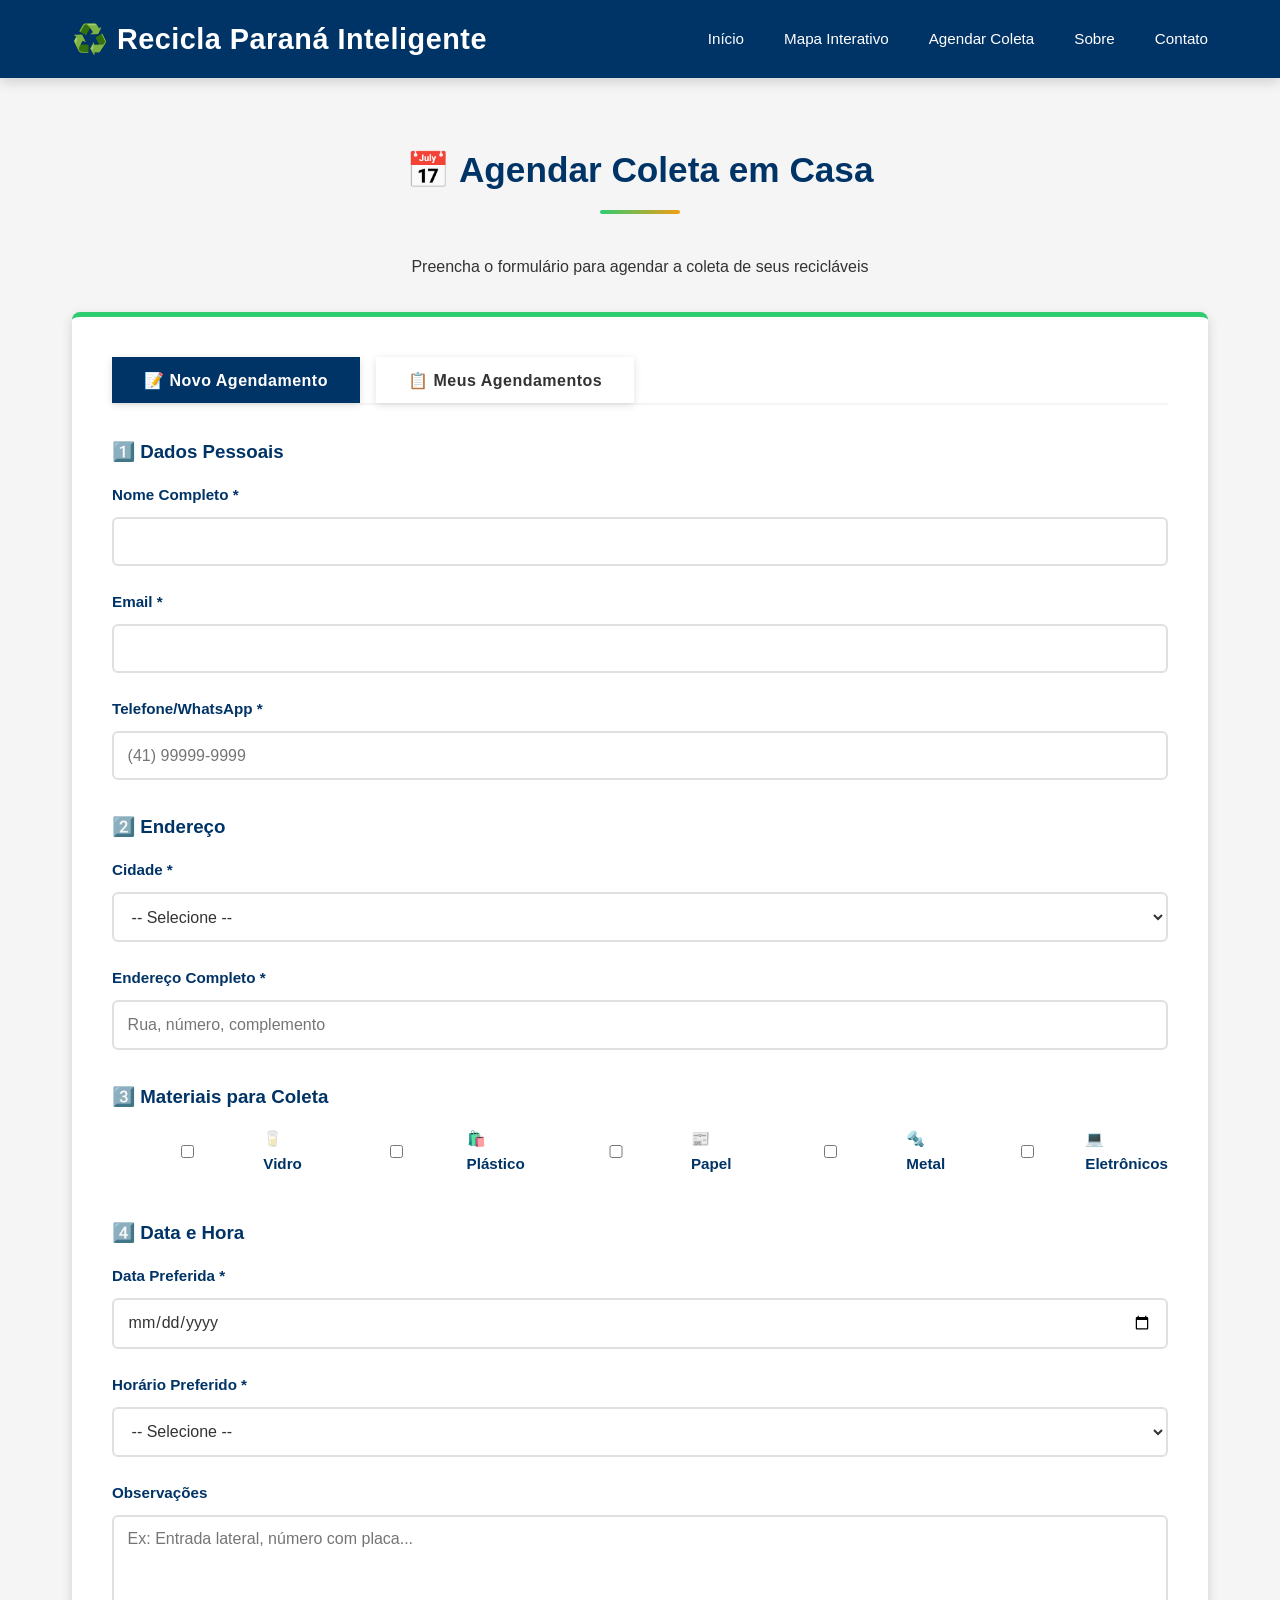
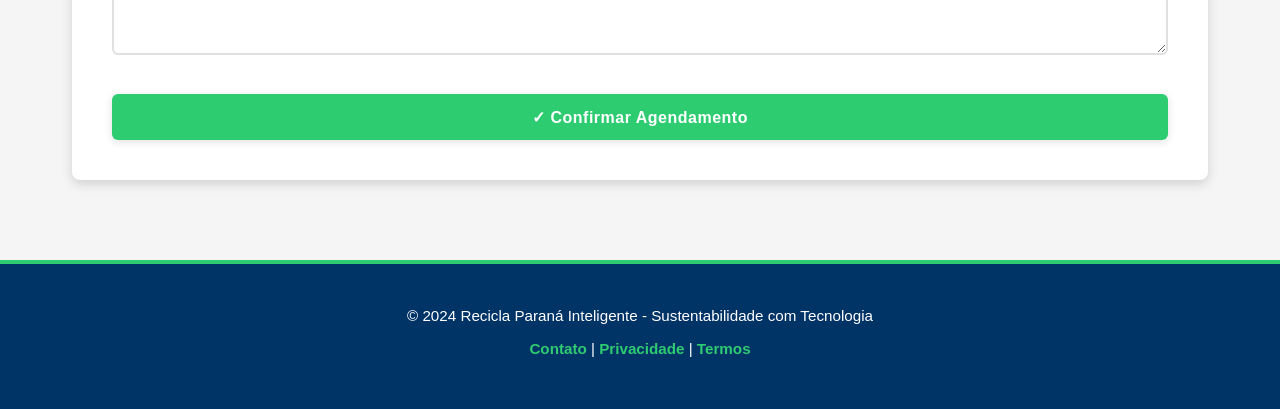
<file: agendamento.html>
<!DOCTYPE html>
<html lang="pt-BR">
<head>
    <meta charset="UTF-8">
    <meta name="viewport" content="width=device-width, initial-scale=1.0">
    <title>📅 Agendar Coleta - Recicla Paraná Inteligente</title>
    <link rel="stylesheet" href="css/style.css">
    <link rel="stylesheet" href="css/responsive.css">
</head>
<body>
    <!-- HEADER -->
    <header>
        <nav>
            <div class="logo">
                ♻️ Recicla Paraná Inteligente
            </div>
            <ul class="nav-links">
                <li><a href="index.html">Início</a></li>
                <li><a href="mapa.html">Mapa Interativo</a></li>
                <li><a href="agendamento.html">Agendar Coleta</a></li>
                <li><a href="sobre.html">Sobre</a></li>
                <li><a href="contato.html">Contato</a></li>
            </ul>
        </nav>
    </header>

    <!-- MAIN CONTENT -->
    <div class="container">
        <h1 class="section-title mt-2">📅 Agendar Coleta em Casa</h1>
        <p style="text-align: center; margin-bottom: 2rem;">Preencha o formulário para agendar a coleta de seus recicláveis</p>

        <div class="agendamento-form">
            <!-- ABAS -->
            <div style="display: flex; gap: 1rem; margin-bottom: 2rem; border-bottom: 2px solid var(--cor-fundo);">
                <button class="btn" id="abaForm" onclick="mudarAba('form')" style="background: var(--cor-primaria); color: white; border-radius: 0;">📝 Novo Agendamento</button>
                <button class="btn" id="abaMeus" onclick="mudarAba('meus')" style="background: transparent; color: var(--cor-texto); border-radius: 0;">📋 Meus Agendamentos</button>
            </div>

            <!-- ABA FORM -->
            <div id="abaPainelForm">
                <form id="formAgendamento" onsubmit="agendar(event)">
                    <!-- Dados Pessoais -->
                    <h3 style="color: var(--cor-primaria); margin-bottom: 1rem;">1️⃣ Dados Pessoais</h3>

                    <div class="form-group">
                        <label for="nome">Nome Completo *</label>
                        <input type="text" id="nome" name="nome" required>
                    </div>

                    <div class="form-group">
                        <label for="email">Email *</label>
                        <input type="email" id="email" name="email" required>
                    </div>

                    <div class="form-group">
                        <label for="telefone">Telefone/WhatsApp *</label>
                        <input type="tel" id="telefone" name="telefone" placeholder="(41) 99999-9999" required>
                    </div>

                    <!-- Endereço -->
                    <h3 style="color: var(--cor-primaria); margin-bottom: 1rem; margin-top: 2rem;">2️⃣ Endereço</h3>

                    <div class="form-group">
                        <label for="cidade">Cidade *</label>
                        <select id="cidade" name="cidade" required>
                            <option value="">-- Selecione --</option>
                            <option value="curitiba">Curitiba</option>
                            <option value="londrina">Londrina</option>
                            <option value="maringa">Maringá</option>
                            <option value="ponta_grossa">Ponta Grossa</option>
                            <option value="cascavel">Cascavel</option>
                            <option value="sao_jose_pinhais">São José dos Pinhais</option>
                        </select>
                    </div>

                    <div class="form-group">
                        <label for="endereco">Endereço Completo *</label>
                        <input type="text" id="endereco" name="endereco" placeholder="Rua, número, complemento" required>
                    </div>

                    <!-- Materiais -->
                    <h3 style="color: var(--cor-primaria); margin-bottom: 1rem; margin-top: 2rem;">3️⃣ Materiais para Coleta</h3>

                    <div style="display: grid; grid-template-columns: repeat(auto-fit, minmax(150px, 1fr)); gap: 1rem;">
                        <label style="display: flex; align-items: center; cursor: pointer;">
                            <input type="checkbox" name="materiais" value="vidro"> 🥛 Vidro
                        </label>
                        <label style="display: flex; align-items: center; cursor: pointer;">
                            <input type="checkbox" name="materiais" value="plastico"> 🛍️ Plástico
                        </label>
                        <label style="display: flex; align-items: center; cursor: pointer;">
                            <input type="checkbox" name="materiais" value="papel"> 📰 Papel
                        </label>
                        <label style="display: flex; align-items: center; cursor: pointer;">
                            <input type="checkbox" name="materiais" value="metal"> 🔩 Metal
                        </label>
                        <label style="display: flex; align-items: center; cursor: pointer;">
                            <input type="checkbox" name="materiais" value="eletronico"> 💻 Eletrônicos
                        </label>
                    </div>

                    <!-- Data e Hora -->
                    <h3 style="color: var(--cor-primaria); margin-bottom: 1rem; margin-top: 2rem;">4️⃣ Data e Hora</h3>

                    <div class="form-group">
                        <label for="data">Data Preferida *</label>
                        <input type="date" id="data" name="data" required>
                    </div>

                    <div class="form-group">
                        <label for="hora">Horário Preferido *</label>
                        <select id="hora" name="hora" required>
                            <option value="">-- Selecione --</option>
                            <option value="08:00">08:00 - 09:00</option>
                            <option value="09:00">09:00 - 10:00</option>
                            <option value="10:00">10:00 - 11:00</option>
                            <option value="11:00">11:00 - 12:00</option>
                            <option value="14:00">14:00 - 15:00</option>
                            <option value="15:00">15:00 - 16:00</option>
                            <option value="16:00">16:00 - 17:00</option>
                            <option value="17:00">17:00 - 18:00</option>
                        </select>
                    </div>

                    <!-- Observações -->
                    <div class="form-group">
                        <label for="observacoes">Observações</label>
                        <textarea id="observacoes" name="observacoes" placeholder="Ex: Entrada lateral, número com placa..."></textarea>
                    </div>

                    <!-- Botão Submit -->
                    <button type="submit" class="btn btn-primary btn-block mt-2">✓ Confirmar Agendamento</button>
                </form>

                <div id="mensagemAgendamento" style="display: none; margin-top: 2rem;"></div>
            </div>

            <!-- ABA MEUS AGENDAMENTOS -->
            <div id="abaPainelMeus" style="display: none;">
                <div id="meusAgendamentos" class="loading">
                    <p>Carregando agendamentos...</p>
                </div>
            </div>
        </div>
    </div>

    <!-- FOOTER -->
    <footer>
        <p>&copy; 2024 Recicla Paraná Inteligente - Sustentabilidade com Tecnologia</p>
        <p><a href="contato.html">Contato</a> | <a href="#">Privacidade</a> | <a href="#">Termos</a></p>
    </footer>

    <script src="js/agendamento.js"></script>
</body>
</html>
</file>
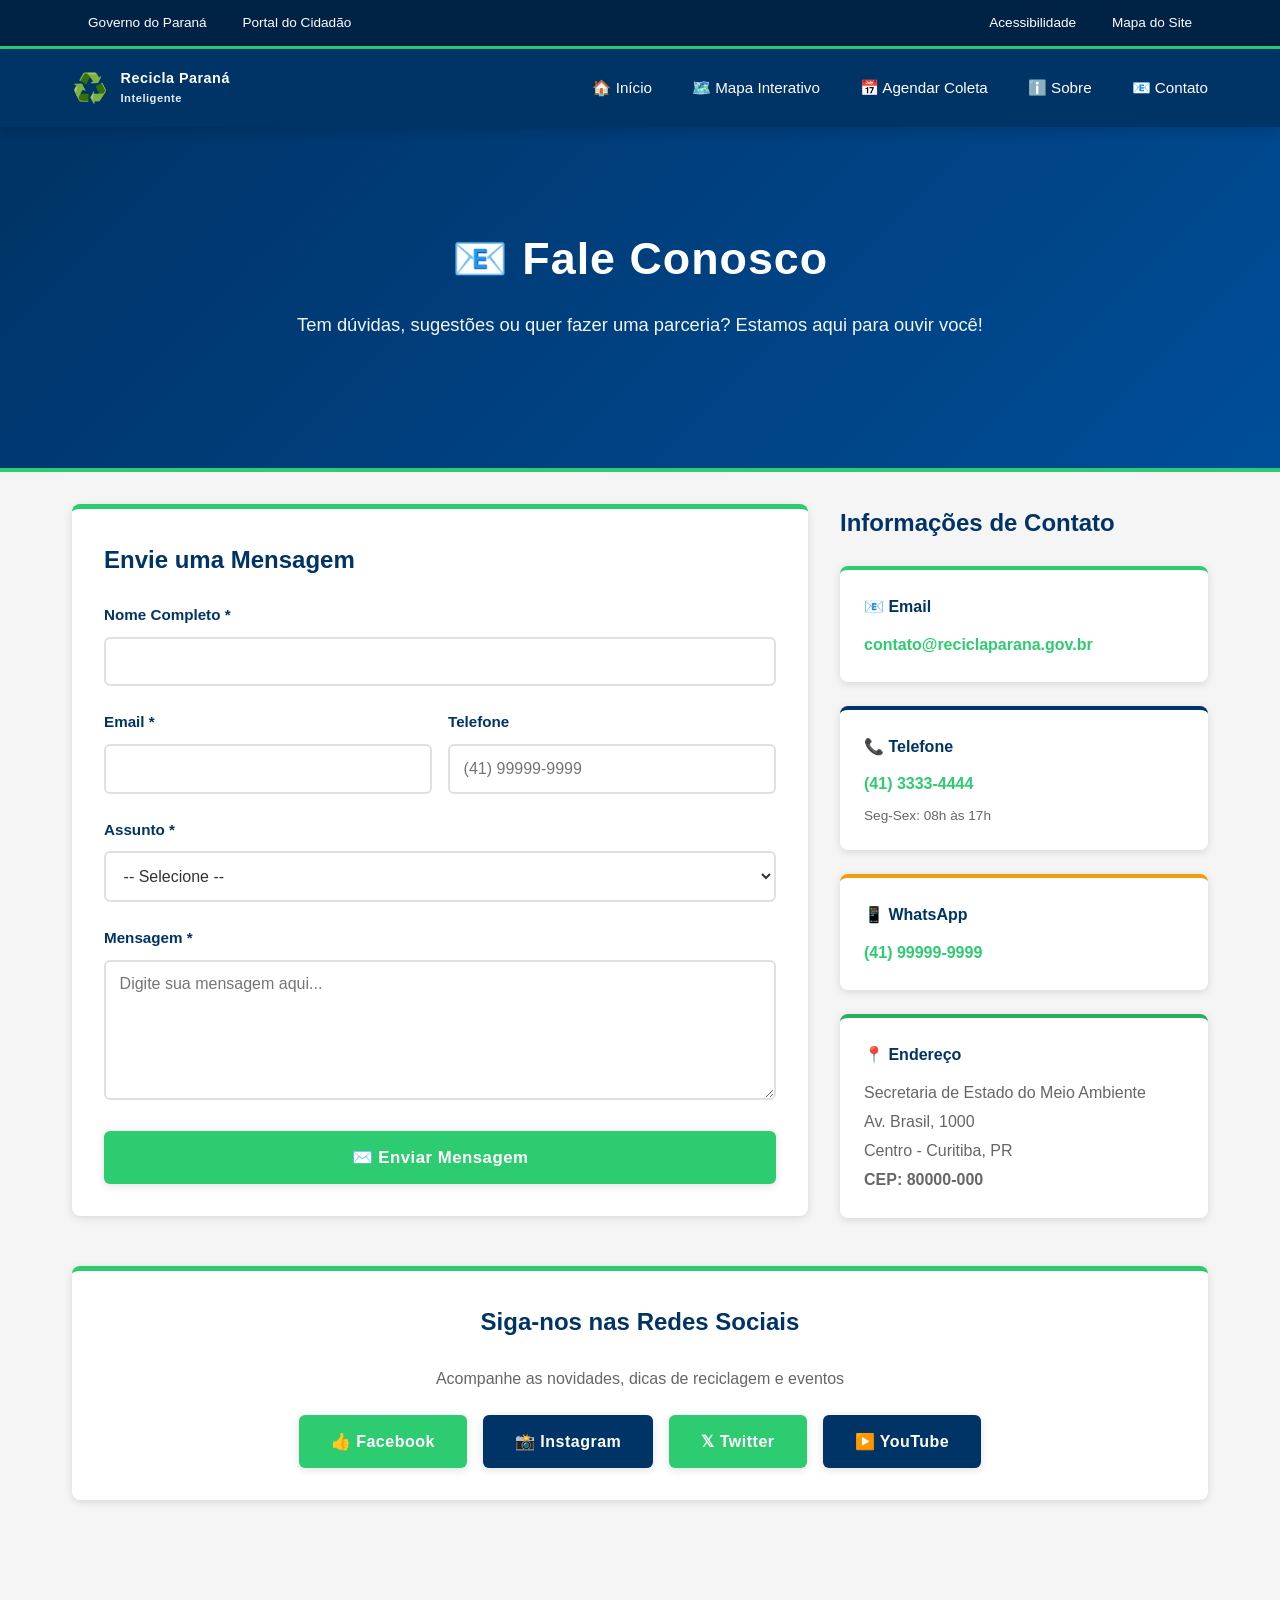
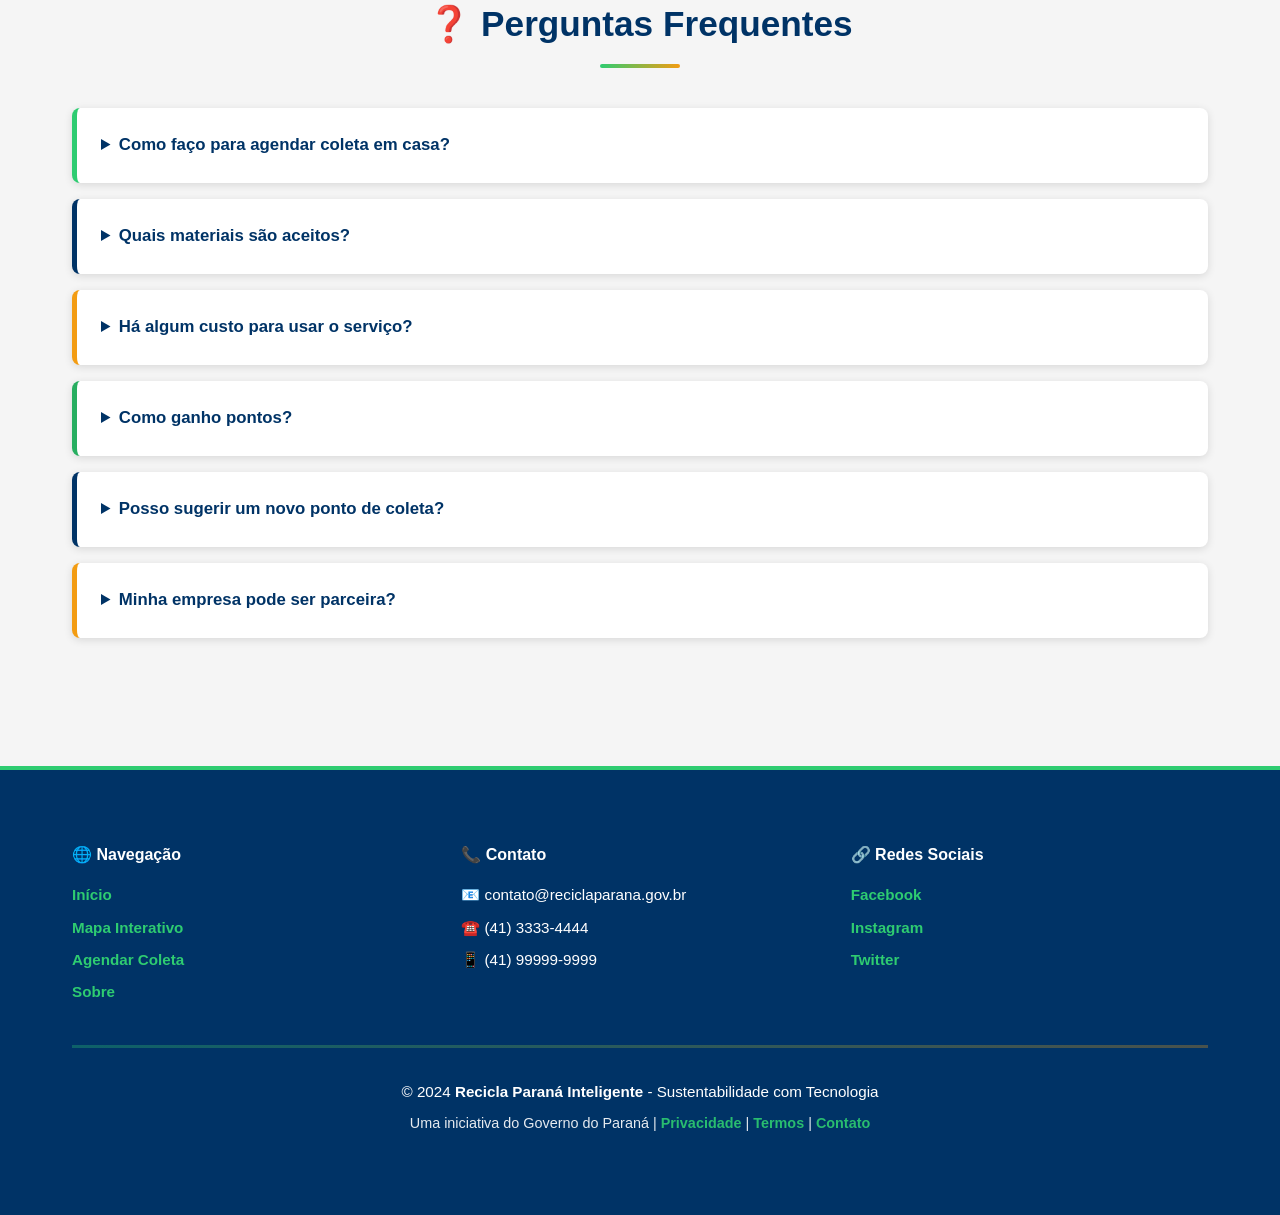
<file: contato.html>
<!DOCTYPE html>
<html lang="pt-BR">
<head>
    <meta charset="UTF-8">
    <meta name="viewport" content="width=device-width, initial-scale=1.0">
    <title>📧 Contato - Recicla Paraná Inteligente</title>
    <link rel="stylesheet" href="css/style.css">
    <link rel="stylesheet" href="css/responsive.css">
</head>
<body>
    <!-- HEADER TOP -->
    <div class="header-top">
        <div class="header-top-content">
            <div>
                <a href="#">Governo do Paraná</a>
                <a href="#">Portal do Cidadão</a>
            </div>
            <div>
                <a href="#">Acessibilidade</a>
                <a href="#">Mapa do Site</a>
            </div>
        </div>
    </div>

    <!-- HEADER -->
    <header>
        <nav>
            <div class="logo">
                ♻️
                <span class="logo-text">
                    <strong>Recicla Paraná</strong>
                    <span style="font-size: 0.7rem; opacity: 0.9;">Inteligente</span>
                </span>
            </div>
            <ul class="nav-links">
                <li><a href="index.html">🏠 Início</a></li>
                <li><a href="mapa.html">🗺️ Mapa Interativo</a></li>
                <li><a href="agendamento.html">📅 Agendar Coleta</a></li>
                <li><a href="sobre.html">ℹ️ Sobre</a></li>
                <li><a href="contato.html">📧 Contato</a></li>
            </ul>
        </nav>
    </header>

    <!-- HERO -->
    <section class="hero">
        <div class="container">
            <h1>📧 Fale Conosco</h1>
            <p>Tem dúvidas, sugestões ou quer fazer uma parceria? Estamos aqui para ouvir você!</p>
        </div>
    </section>

    <!-- MAIN CONTENT -->
    <div class="container">
        <div style="display: grid; grid-template-columns: 2fr 1fr; gap: 2rem; margin-bottom: 3rem;">
            <!-- FORMULÁRIO -->
            <div>
                <div style="background: white; padding: 2rem; border-radius: 8px; box-shadow: var(--sombra); border-top: 5px solid var(--cor-verde);">
                    <h2 style="color: var(--cor-primaria); margin-bottom: 1.5rem;">Envie uma Mensagem</h2>
                    <form id="formContato" onsubmit="enviarMensagem(event)">
                        <div class="form-group">
                            <label for="contato-nome">Nome Completo *</label>
                            <input type="text" id="contato-nome" name="nome" required>
                        </div>

                        <div style="display: grid; grid-template-columns: 1fr 1fr; gap: 1rem;">
                            <div class="form-group">
                                <label for="contato-email">Email *</label>
                                <input type="email" id="contato-email" name="email" required>
                            </div>
                            <div class="form-group">
                                <label for="contato-telefone">Telefone</label>
                                <input type="tel" id="contato-telefone" name="telefone" placeholder="(41) 99999-9999">
                            </div>
                        </div>

                        <div class="form-group">
                            <label for="contato-assunto">Assunto *</label>
                            <select id="contato-assunto" name="assunto" required>
                                <option value="">-- Selecione --</option>
                                <option value="duvida">Dúvida sobre o Serviço</option>
                                <option value="sugestao">Sugestão de Melhoria</option>
                                <option value="reclamacao">Reclamação</option>
                                <option value="elogio">Elogio</option>
                                <option value="parceria">Proposta de Parceria</option>
                                <option value="outro">Outro</option>
                            </select>
                        </div>

                        <div class="form-group">
                            <label for="contato-mensagem">Mensagem *</label>
                            <textarea id="contato-mensagem" name="mensagem" required placeholder="Digite sua mensagem aqui..."></textarea>
                        </div>

                        <button type="submit" class="btn btn-primary btn-block" style="font-size: 1.05rem; padding: 1rem;">✉️ Enviar Mensagem</button>
                    </form>

                    <div id="mensagemContato" style="display: none; margin-top: 1.5rem;"></div>
                </div>
            </div>

            <!-- INFORMAÇÕES -->
            <div>
                <h2 style="color: var(--cor-primaria); margin-bottom: 1.5rem;">Informações de Contato</h2>

                <div style="background: white; padding: 1.5rem; border-radius: 8px; margin-bottom: 1.5rem; box-shadow: var(--sombra); border-top: 4px solid var(--cor-verde);">
                    <h4 style="color: var(--cor-primaria); margin-bottom: 0.75rem;">📧 Email</h4>
                    <p><a href="mailto:contato@reciclaparana.gov.br" style="color: var(--cor-verde); text-decoration: none; font-weight: 600;">contato@reciclaparana.gov.br</a></p>
                </div>

                <div style="background: white; padding: 1.5rem; border-radius: 8px; margin-bottom: 1.5rem; box-shadow: var(--sombra); border-top: 4px solid var(--cor-primaria);">
                    <h4 style="color: var(--cor-primaria); margin-bottom: 0.75rem;">📞 Telefone</h4>
                    <p><a href="tel:+554133334444" style="color: var(--cor-verde); text-decoration: none; font-weight: 600;">(41) 3333-4444</a></p>
                    <p style="font-size: 0.85rem; color: var(--cor-texto-claro); margin-top: 0.5rem;">Seg-Sex: 08h às 17h</p>
                </div>

                <div style="background: white; padding: 1.5rem; border-radius: 8px; margin-bottom: 1.5rem; box-shadow: var(--sombra); border-top: 4px solid var(--cor-ouro);">
                    <h4 style="color: var(--cor-primaria); margin-bottom: 0.75rem;">📱 WhatsApp</h4>
                    <p><a href="https://wa.me/5541999999999" target="_blank" style="color: var(--cor-verde); text-decoration: none; font-weight: 600;">(41) 99999-9999</a></p>
                </div>

                <div style="background: white; padding: 1.5rem; border-radius: 8px; box-shadow: var(--sombra); border-top: 4px solid var(--cor-verde-escuro);">
                    <h4 style="color: var(--cor-primaria); margin-bottom: 0.75rem;">📍 Endereço</h4>
                    <p style="color: var(--cor-texto-claro); line-height: 1.8;">
                        Secretaria de Estado do Meio Ambiente<br>
                        Av. Brasil, 1000<br>
                        Centro - Curitiba, PR<br>
                        <strong>CEP: 80000-000</strong>
                    </p>
                </div>
            </div>
        </div>

        <!-- REDES SOCIAIS -->
        <section style="background: white; padding: 2rem; border-radius: 8px; box-shadow: var(--sombra); border-top: 5px solid var(--cor-verde); text-align: center; margin-bottom: 3rem;">
            <h2 style="color: var(--cor-primaria); margin-bottom: 1.5rem;">Siga-nos nas Redes Sociais</h2>
            <p style="color: var(--cor-texto-claro); margin-bottom: 1.5rem;">Acompanhe as novidades, dicas de reciclagem e eventos</p>
            <div style="display: flex; gap: 1rem; justify-content: center; flex-wrap: wrap;">
                <a href="https://facebook.com" target="_blank" class="btn btn-primary">👍 Facebook</a>
                <a href="https://instagram.com" target="_blank" class="btn btn-secondary">📸 Instagram</a>
                <a href="https://twitter.com" target="_blank" class="btn btn-primary">𝕏 Twitter</a>
                <a href="https://youtube.com" target="_blank" class="btn btn-secondary">▶️ YouTube</a>
            </div>
        </section>

        <!-- FAQ -->
        <section>
            <h2 class="section-title">❓ Perguntas Frequentes</h2>
            <div style="display: grid; gap: 1rem;">
                <details style="background: white; padding: 1.5rem; border-radius: 8px; cursor: pointer; box-shadow: var(--sombra); border-left: 5px solid var(--cor-verde);">
                    <summary style="color: var(--cor-primaria); font-weight: 600; font-size: 1.05rem;">Como faço para agendar coleta em casa?</summary>
                    <p style="margin-top: 1rem; color: var(--cor-texto-claro);">Acesse a página "Agendar Coleta", preencha o formulário com seus dados, selecione a data e horário preferido. Você receberá confirmação por email e SMS.</p>
                </details>

                <details style="background: white; padding: 1.5rem; border-radius: 8px; cursor: pointer; box-shadow: var(--sombra); border-left: 5px solid var(--cor-primaria);">
                    <summary style="color: var(--cor-primaria); font-weight: 600; font-size: 1.05rem;">Quais materiais são aceitos?</summary>
                    <p style="margin-top: 1rem; color: var(--cor-texto-claro);">Vidro, Plástico, Papel, Metal, Eletrônicos e Orgânicos. Visite o mapa interativo para conhecer os pontos perto de você e quais materiais cada um aceita.</p>
                </details>

                <details style="background: white; padding: 1.5rem; border-radius: 8px; cursor: pointer; box-shadow: var(--sombra); border-left: 5px solid var(--cor-ouro);">
                    <summary style="color: var(--cor-primaria); font-weight: 600; font-size: 1.05rem;">Há algum custo para usar o serviço?</summary>
                    <p style="margin-top: 1rem; color: var(--cor-texto-claro);">Não! O serviço é totalmente gratuito. Estamos aqui para incentivar a sustentabilidade e facilitar a reciclagem para todos.</p>
                </details>

                <details style="background: white; padding: 1.5rem; border-radius: 8px; cursor: pointer; box-shadow: var(--sombra); border-left: 5px solid var(--cor-verde-escuro);">
                    <summary style="color: var(--cor-primaria); font-weight: 600; font-size: 1.05rem;">Como ganho pontos?</summary>
                    <p style="margin-top: 1rem; color: var(--cor-texto-claro);">Cada coleta realizada equivale a pontos que podem ser trocados por prêmios, descontos em estabelecimentos parceiros e certificados.</p>
                </details>

                <details style="background: white; padding: 1.5rem; border-radius: 8px; cursor: pointer; box-shadow: var(--sombra); border-left: 5px solid var(--cor-primaria);">
                    <summary style="color: var(--cor-primaria); font-weight: 600; font-size: 1.05rem;">Posso sugerir um novo ponto de coleta?</summary>
                    <p style="margin-top: 1rem; color: var(--cor-texto-claro);">Sim! Use o formulário selecionando "Sugestão de Melhoria". Adoraríamos receber sugestões para expandir nossa cobertura.</p>
                </details>

                <details style="background: white; padding: 1.5rem; border-radius: 8px; cursor: pointer; box-shadow: var(--sombra); border-left: 5px solid var(--cor-ouro);">
                    <summary style="color: var(--cor-primaria); font-weight: 600; font-size: 1.05rem;">Minha empresa pode ser parceira?</summary>
                    <p style="margin-top: 1rem; color: var(--cor-texto-claro);">Definitivamente! Use o formulário com "Proposta de Parceria" e detalhe sua ideia. Responderemos em breve!</p>
                </details>
            </div>
        </section>
    </div>

    <!-- FOOTER -->
    <footer>
        <div class="container">
            <div style="display: grid; grid-template-columns: repeat(auto-fit, minmax(250px, 1fr)); gap: 2rem; margin-bottom: 2rem; text-align: left;">
                <div>
                    <h4 style="margin-bottom: 1rem;">🌐 Navegação</h4>
                    <p><a href="index.html">Início</a></p>
                    <p><a href="mapa.html">Mapa Interativo</a></p>
                    <p><a href="agendamento.html">Agendar Coleta</a></p>
                    <p><a href="sobre.html">Sobre</a></p>
                </div>
                <div>
                    <h4 style="margin-bottom: 1rem;">📞 Contato</h4>
                    <p>📧 contato@reciclaparana.gov.br</p>
                    <p>☎️ (41) 3333-4444</p>
                    <p>📱 (41) 99999-9999</p>
                </div>
                <div>
                    <h4 style="margin-bottom: 1rem;">🔗 Redes Sociais</h4>
                    <p><a href="https://facebook.com" target="_blank">Facebook</a></p>
                    <p><a href="https://instagram.com" target="_blank">Instagram</a></p>
                    <p><a href="https://twitter.com" target="_blank">Twitter</a></p>
                </div>
            </div>
            <hr style="margin: 2rem 0; opacity: 0.3;">
            <p style="text-align: center; margin-bottom: 0.5rem;">
                &copy; 2024 <strong>Recicla Paraná Inteligente</strong> - Sustentabilidade com Tecnologia
            </p>
            <p style="text-align: center; font-size: 0.9rem; opacity: 0.9;">
                Uma iniciativa do Governo do Paraná | <a href="#">Privacidade</a> | <a href="#">Termos</a> | <a href="contato.html">Contato</a>
            </p>
        </div>
    </footer>

    <script>
        function enviarMensagem(event) {
            event.preventDefault();

            const nome = document.getElementById('contato-nome').value;
            const email = document.getElementById('contato-email').value;
            const assunto = document.getElementById('contato-assunto').value;
            const mensagem = document.getElementById('contato-mensagem').value;

            // Salvar mensagem no localStorage
            let mensagens = JSON.parse(localStorage.getItem('mensagens') || '[]');
            mensagens.push({
                id: Date.now(),
                nome,
                email,
                assunto,
                mensagem,
                data: new Date().toISOString()
            });
            localStorage.setItem('mensagens', JSON.stringify(mensagens));

            // Mostrar sucesso
            const msgDiv = document.getElementById('mensagemContato');
            msgDiv.innerHTML = `
                <div class="alert alert-success">
                    <h3>✅ Mensagem Enviada com Sucesso!</h3>
                    <p>Obrigado por entrar em contato. Responderemos sua mensagem em breve no email <strong>${email}</strong>.</p>
                </div>
            `;
            msgDiv.style.display = 'block';

            // Limpar formulário
            document.getElementById('formContato').reset();

            // Scroll para mensagem
            setTimeout(() => {
                msgDiv.scrollIntoView({ behavior: 'smooth' });
            }, 100);
        }
    </script>
</body>
</html>
</file>
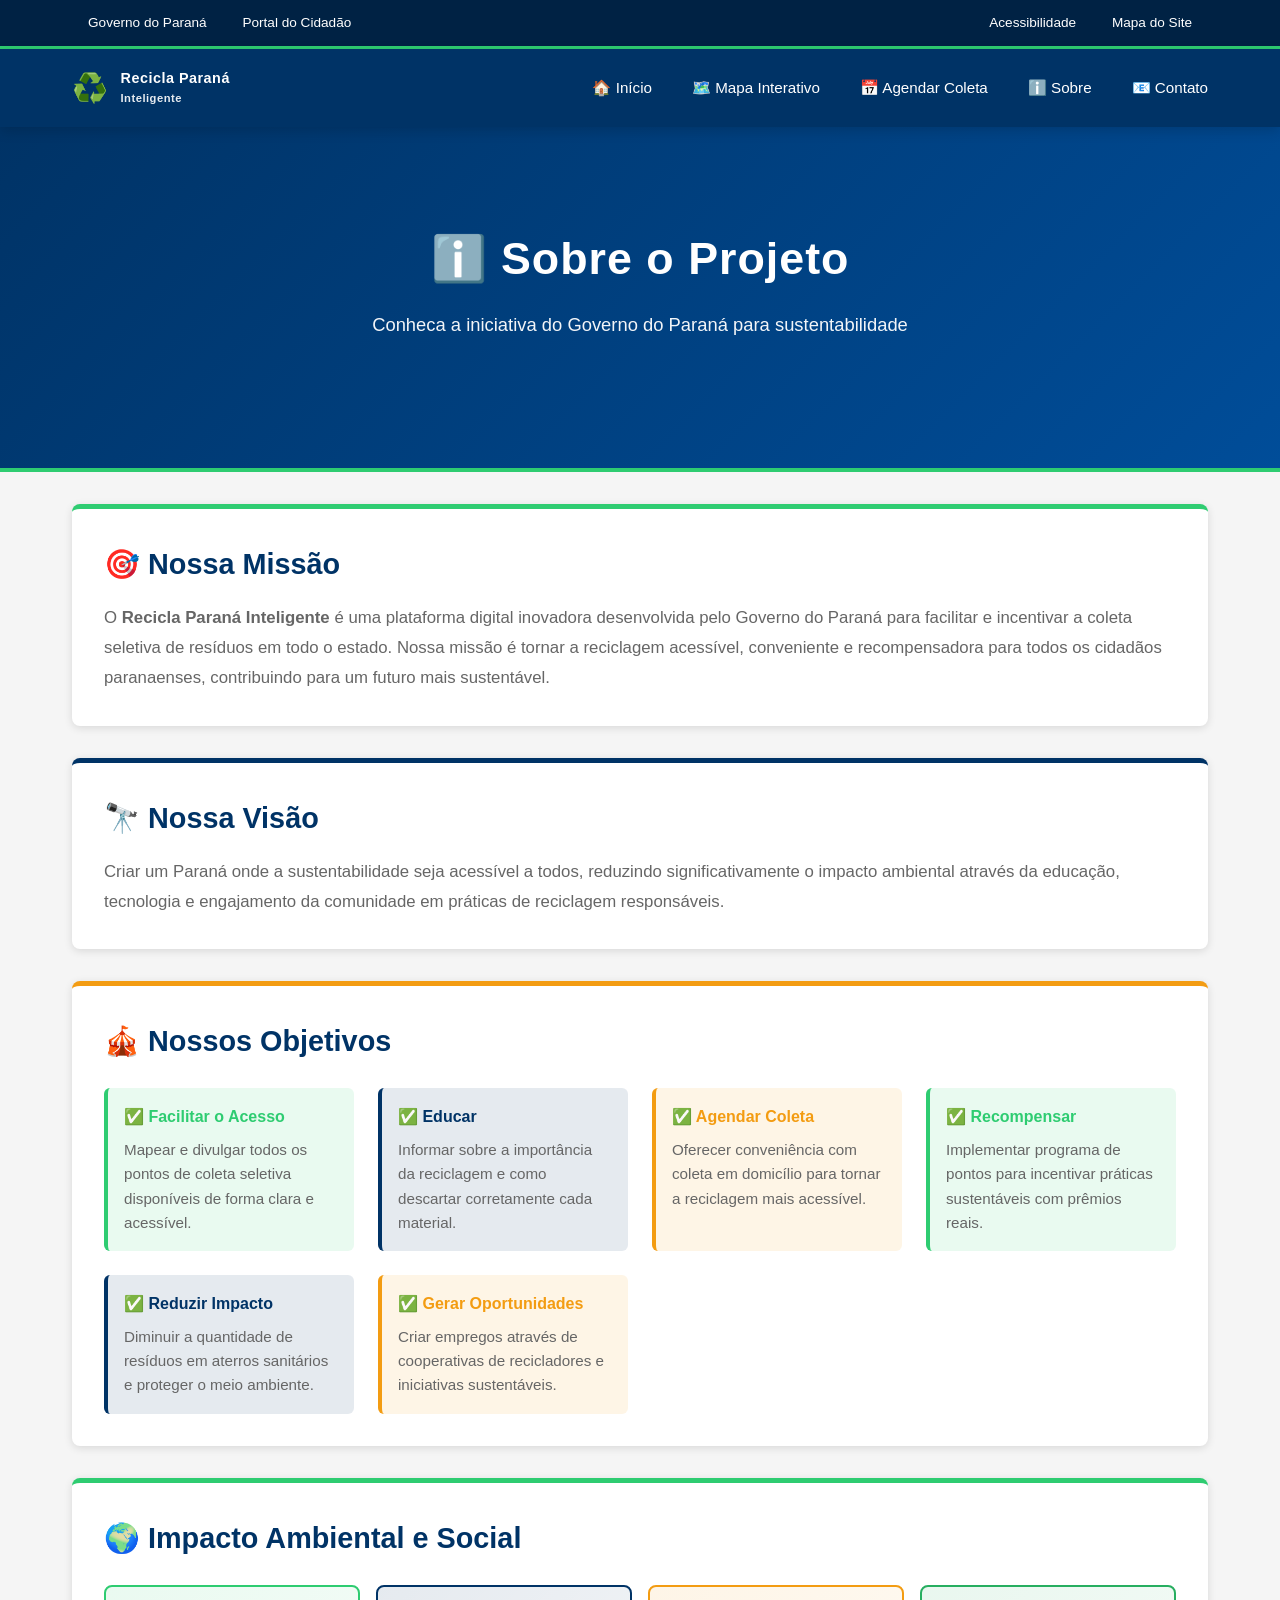
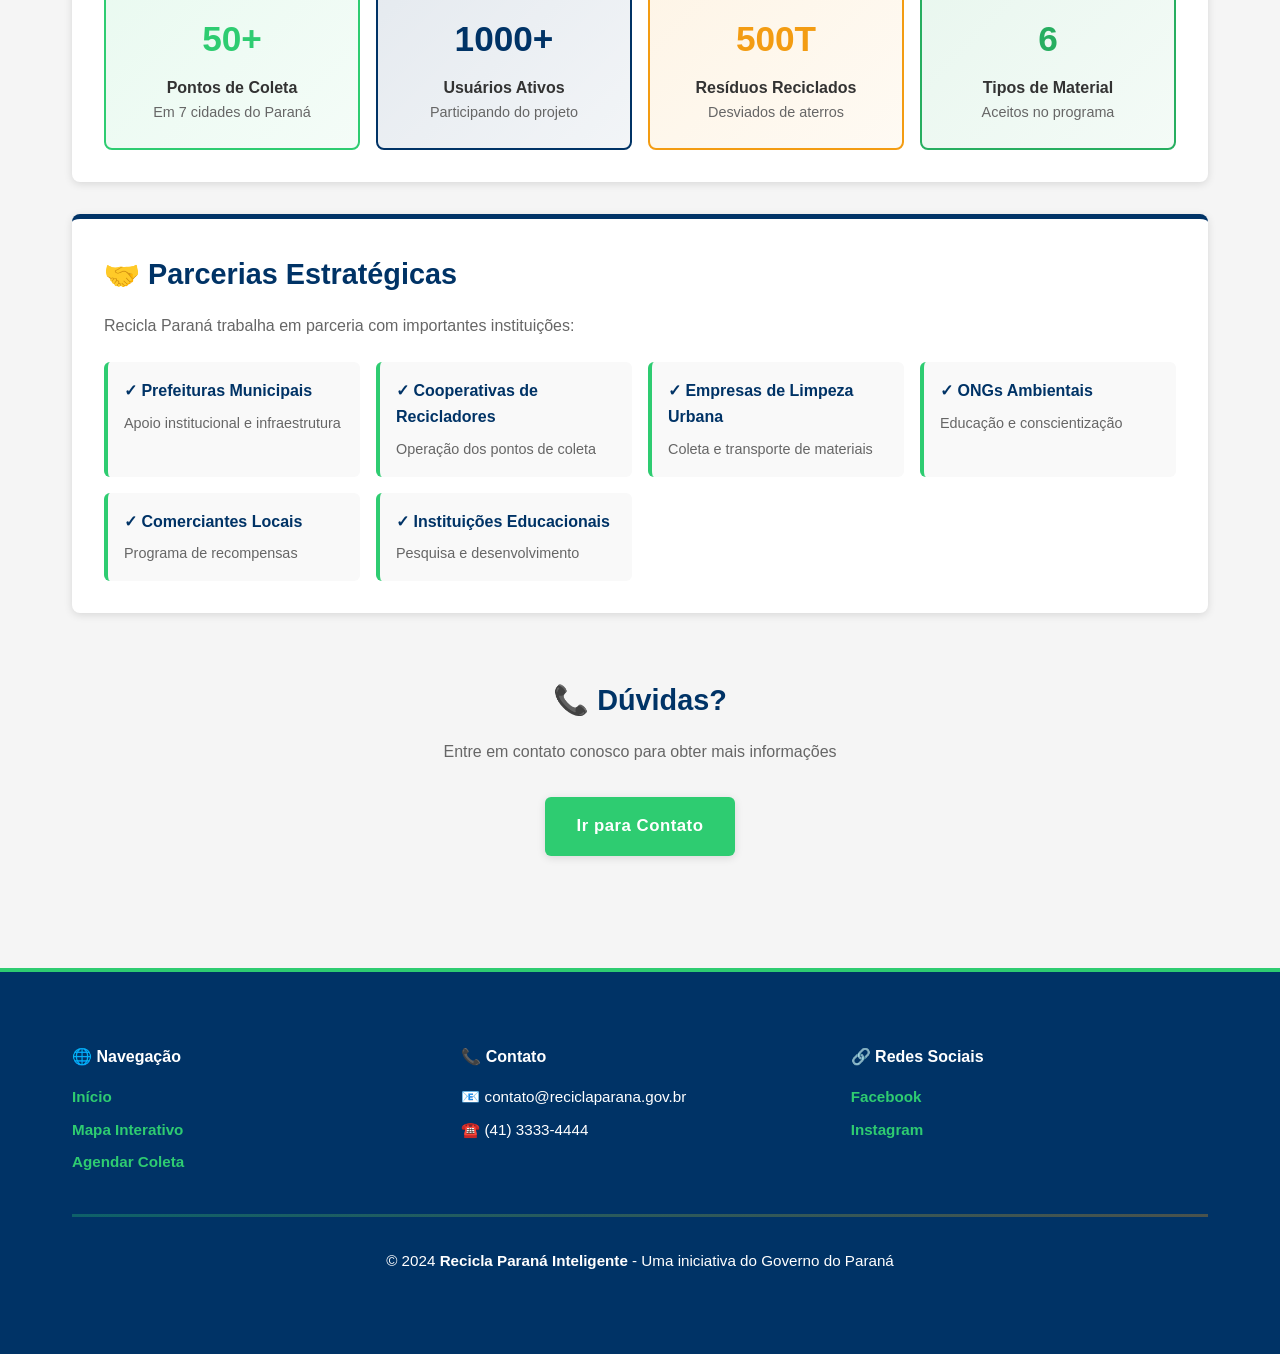
<file: sobre.html>
<!DOCTYPE html>
<html lang="pt-BR">
<head>
    <meta charset="UTF-8">
    <meta name="viewport" content="width=device-width, initial-scale=1.0">
    <title>ℹ️ Sobre - Recicla Paraná Inteligente</title>
    <link rel="stylesheet" href="css/style.css">
    <link rel="stylesheet" href="css/responsive.css">
</head>
<body>
    <!-- HEADER TOP -->
    <div class="header-top">
        <div class="header-top-content">
            <div>
                <a href="#">Governo do Paraná</a>
                <a href="#">Portal do Cidadão</a>
            </div>
            <div>
                <a href="#">Acessibilidade</a>
                <a href="#">Mapa do Site</a>
            </div>
        </div>
    </div>

    <!-- HEADER -->
    <header>
        <nav>
            <div class="logo">
                ♻️
                <span class="logo-text">
                    <strong>Recicla Paraná</strong>
                    <span style="font-size: 0.7rem; opacity: 0.9;">Inteligente</span>
                </span>
            </div>
            <ul class="nav-links">
                <li><a href="index.html">🏠 Início</a></li>
                <li><a href="mapa.html">🗺️ Mapa Interativo</a></li>
                <li><a href="agendamento.html">📅 Agendar Coleta</a></li>
                <li><a href="sobre.html">ℹ️ Sobre</a></li>
                <li><a href="contato.html">📧 Contato</a></li>
            </ul>
        </nav>
    </header>

    <!-- HERO -->
    <section class="hero">
        <div class="container">
            <h1>ℹ️ Sobre o Projeto</h1>
            <p>Conheca a iniciativa do Governo do Paraná para sustentabilidade</p>
        </div>
    </section>

    <!-- MAIN CONTENT -->
    <div class="container">
        <!-- MISSÃO -->
        <section style="background: white; padding: 2rem; border-radius: 8px; margin-bottom: 2rem; box-shadow: var(--sombra); border-top: 5px solid var(--cor-verde);">
            <h2 style="color: var(--cor-primaria); margin-bottom: 1rem; font-size: 1.8rem;">🎯 Nossa Missão</h2>
            <p style="font-size: 1.05rem; line-height: 1.8; color: var(--cor-texto-claro);">
                O <strong>Recicla Paraná Inteligente</strong> é uma plataforma digital inovadora desenvolvida pelo Governo do Paraná para facilitar e incentivar a coleta seletiva de resíduos em todo o estado. Nossa missão é tornar a reciclagem acessível, conveniente e recompensadora para todos os cidadãos paranaenses, contribuindo para um futuro mais sustentável.
            </p>
        </section>

        <!-- VISÃO -->
        <section style="background: white; padding: 2rem; border-radius: 8px; margin-bottom: 2rem; box-shadow: var(--sombra); border-top: 5px solid var(--cor-primaria);">
            <h2 style="color: var(--cor-primaria); margin-bottom: 1rem; font-size: 1.8rem;">🔭 Nossa Visão</h2>
            <p style="font-size: 1.05rem; line-height: 1.8; color: var(--cor-texto-claro);">
                Criar um Paraná onde a sustentabilidade seja acessível a todos, reduzindo significativamente o impacto ambiental através da educação, tecnologia e engajamento da comunidade em práticas de reciclagem responsáveis.
            </p>
        </section>

        <!-- OBJETIVOS -->
        <section style="background: white; padding: 2rem; border-radius: 8px; margin-bottom: 2rem; box-shadow: var(--sombra); border-top: 5px solid var(--cor-ouro);">
            <h2 style="color: var(--cor-primaria); margin-bottom: 1.5rem; font-size: 1.8rem;">🎪 Nossos Objetivos</h2>
            <div style="display: grid; grid-template-columns: repeat(auto-fit, minmax(250px, 1fr)); gap: 1.5rem;">
                <div style="padding: 1rem; background: rgba(46, 204, 113, 0.1); border-radius: 6px; border-left: 4px solid var(--cor-verde);">
                    <h4 style="color: var(--cor-verde); margin-bottom: 0.5rem;">✅ Facilitar o Acesso</h4>
                    <p style="color: var(--cor-texto-claro); font-size: 0.95rem;">Mapear e divulgar todos os pontos de coleta seletiva disponíveis de forma clara e acessível.</p>
                </div>
                <div style="padding: 1rem; background: rgba(0, 51, 102, 0.1); border-radius: 6px; border-left: 4px solid var(--cor-primaria);">
                    <h4 style="color: var(--cor-primaria); margin-bottom: 0.5rem;">✅ Educar</h4>
                    <p style="color: var(--cor-texto-claro); font-size: 0.95rem;">Informar sobre a importância da reciclagem e como descartar corretamente cada material.</p>
                </div>
                <div style="padding: 1rem; background: rgba(243, 156, 18, 0.1); border-radius: 6px; border-left: 4px solid var(--cor-ouro);">
                    <h4 style="color: var(--cor-ouro); margin-bottom: 0.5rem;">✅ Agendar Coleta</h4>
                    <p style="color: var(--cor-texto-claro); font-size: 0.95rem;">Oferecer conveniência com coleta em domicílio para tornar a reciclagem mais acessível.</p>
                </div>
                <div style="padding: 1rem; background: rgba(46, 204, 113, 0.1); border-radius: 6px; border-left: 4px solid var(--cor-verde);">
                    <h4 style="color: var(--cor-verde); margin-bottom: 0.5rem;">✅ Recompensar</h4>
                    <p style="color: var(--cor-texto-claro); font-size: 0.95rem;">Implementar programa de pontos para incentivar práticas sustentáveis com prêmios reais.</p>
                </div>
                <div style="padding: 1rem; background: rgba(0, 51, 102, 0.1); border-radius: 6px; border-left: 4px solid var(--cor-primaria);">
                    <h4 style="color: var(--cor-primaria); margin-bottom: 0.5rem;">✅ Reduzir Impacto</h4>
                    <p style="color: var(--cor-texto-claro); font-size: 0.95rem;">Diminuir a quantidade de resíduos em aterros sanitários e proteger o meio ambiente.</p>
                </div>
                <div style="padding: 1rem; background: rgba(243, 156, 18, 0.1); border-radius: 6px; border-left: 4px solid var(--cor-ouro);">
                    <h4 style="color: var(--cor-ouro); margin-bottom: 0.5rem;">✅ Gerar Oportunidades</h4>
                    <p style="color: var(--cor-texto-claro); font-size: 0.95rem;">Criar empregos através de cooperativas de recicladores e iniciativas sustentáveis.</p>
                </div>
            </div>
        </section>

        <!-- IMPACTO -->
        <section style="background: white; padding: 2rem; border-radius: 8px; margin-bottom: 2rem; box-shadow: var(--sombra); border-top: 5px solid var(--cor-verde);">
            <h2 style="color: var(--cor-primaria); margin-bottom: 1.5rem; font-size: 1.8rem;">🌍 Impacto Ambiental e Social</h2>
            <div style="display: grid; grid-template-columns: repeat(auto-fit, minmax(200px, 1fr)); gap: 1rem;">
                <div style="background: linear-gradient(135deg, rgba(46, 204, 113, 0.1) 0%, rgba(46, 204, 113, 0.05) 100%); padding: 1.5rem; border-radius: 8px; text-align: center; border: 2px solid var(--cor-verde);">
                    <h3 style="font-size: 2.2rem; color: var(--cor-verde); margin-bottom: 0.5rem;">50+</h3>
                    <p style="color: var(--cor-texto); font-weight: 600;">Pontos de Coleta</p>
                    <p style="color: var(--cor-texto-claro); font-size: 0.9rem;">Em 7 cidades do Paraná</p>
                </div>
                <div style="background: linear-gradient(135deg, rgba(0, 51, 102, 0.1) 0%, rgba(0, 51, 102, 0.05) 100%); padding: 1.5rem; border-radius: 8px; text-align: center; border: 2px solid var(--cor-primaria);">
                    <h3 style="font-size: 2.2rem; color: var(--cor-primaria); margin-bottom: 0.5rem;">1000+</h3>
                    <p style="color: var(--cor-texto); font-weight: 600;">Usuários Ativos</p>
                    <p style="color: var(--cor-texto-claro); font-size: 0.9rem;">Participando do projeto</p>
                </div>
                <div style="background: linear-gradient(135deg, rgba(243, 156, 18, 0.1) 0%, rgba(243, 156, 18, 0.05) 100%); padding: 1.5rem; border-radius: 8px; text-align: center; border: 2px solid var(--cor-ouro);">
                    <h3 style="font-size: 2.2rem; color: var(--cor-ouro); margin-bottom: 0.5rem;">500T</h3>
                    <p style="color: var(--cor-texto); font-weight: 600;">Resíduos Reciclados</p>
                    <p style="color: var(--cor-texto-claro); font-size: 0.9rem;">Desviados de aterros</p>
                </div>
                <div style="background: linear-gradient(135deg, rgba(39, 174, 96, 0.1) 0%, rgba(39, 174, 96, 0.05) 100%); padding: 1.5rem; border-radius: 8px; text-align: center; border: 2px solid var(--cor-verde-escuro);">
                    <h3 style="font-size: 2.2rem; color: var(--cor-verde-escuro); margin-bottom: 0.5rem;">6</h3>
                    <p style="color: var(--cor-texto); font-weight: 600;">Tipos de Material</p>
                    <p style="color: var(--cor-texto-claro); font-size: 0.9rem;">Aceitos no programa</p>
                </div>
            </div>
        </section>

        <!-- PARCERIAS -->
        <section style="background: white; padding: 2rem; border-radius: 8px; margin-bottom: 2rem; box-shadow: var(--sombra); border-top: 5px solid var(--cor-primaria);">
            <h2 style="color: var(--cor-primaria); margin-bottom: 1rem; font-size: 1.8rem;">🤝 Parcerias Estratégicas</h2>
            <p style="color: var(--cor-texto-claro); margin-bottom: 1.5rem;">Recicla Paraná trabalha em parceria com importantes instituições:</p>
            <ul style="list-style: none; padding: 0; display: grid; grid-template-columns: repeat(auto-fit, minmax(250px, 1fr)); gap: 1rem;">
                <li style="padding: 1rem; background: #f9f9f9; border-radius: 6px; border-left: 4px solid var(--cor-verde);">
                    <strong style="color: var(--cor-primaria);">✓ Prefeituras Municipais</strong>
                    <p style="color: var(--cor-texto-claro); font-size: 0.9rem; margin-top: 0.5rem;">Apoio institucional e infraestrutura</p>
                </li>
                <li style="padding: 1rem; background: #f9f9f9; border-radius: 6px; border-left: 4px solid var(--cor-verde);">
                    <strong style="color: var(--cor-primaria);">✓ Cooperativas de Recicladores</strong>
                    <p style="color: var(--cor-texto-claro); font-size: 0.9rem; margin-top: 0.5rem;">Operação dos pontos de coleta</p>
                </li>
                <li style="padding: 1rem; background: #f9f9f9; border-radius: 6px; border-left: 4px solid var(--cor-verde);">
                    <strong style="color: var(--cor-primaria);">✓ Empresas de Limpeza Urbana</strong>
                    <p style="color: var(--cor-texto-claro); font-size: 0.9rem; margin-top: 0.5rem;">Coleta e transporte de materiais</p>
                </li>
                <li style="padding: 1rem; background: #f9f9f9; border-radius: 6px; border-left: 4px solid var(--cor-verde);">
                    <strong style="color: var(--cor-primaria);">✓ ONGs Ambientais</strong>
                    <p style="color: var(--cor-texto-claro); font-size: 0.9rem; margin-top: 0.5rem;">Educação e conscientização</p>
                </li>
                <li style="padding: 1rem; background: #f9f9f9; border-radius: 6px; border-left: 4px solid var(--cor-verde);">
                    <strong style="color: var(--cor-primaria);">✓ Comerciantes Locais</strong>
                    <p style="color: var(--cor-texto-claro); font-size: 0.9rem; margin-top: 0.5rem;">Programa de recompensas</p>
                </li>
                <li style="padding: 1rem; background: #f9f9f9; border-radius: 6px; border-left: 4px solid var(--cor-verde);">
                    <strong style="color: var(--cor-primaria);">✓ Instituições Educacionais</strong>
                    <p style="color: var(--cor-texto-claro); font-size: 0.9rem; margin-top: 0.5rem;">Pesquisa e desenvolvimento</p>
                </li>
            </ul>
        </section>

        <!-- CONTATO -->
        <section style="text-align: center; padding: 2rem;">
            <h2 style="color: var(--cor-primaria); margin-bottom: 1rem; font-size: 1.8rem;">📞 Dúvidas?</h2>
            <p style="color: var(--cor-texto-claro); margin-bottom: 2rem;">Entre em contato conosco para obter mais informações</p>
            <a href="contato.html" class="btn btn-primary" style="font-size: 1.05rem; padding: 1rem 2rem;">Ir para Contato</a>
        </section>
    </div>

    <!-- FOOTER -->
    <footer>
        <div class="container">
            <div style="display: grid; grid-template-columns: repeat(auto-fit, minmax(250px, 1fr)); gap: 2rem; margin-bottom: 2rem; text-align: left;">
                <div>
                    <h4 style="margin-bottom: 1rem;">🌐 Navegação</h4>
                    <p><a href="index.html">Início</a></p>
                    <p><a href="mapa.html">Mapa Interativo</a></p>
                    <p><a href="agendamento.html">Agendar Coleta</a></p>
                </div>
                <div>
                    <h4 style="margin-bottom: 1rem;">📞 Contato</h4>
                    <p>📧 contato@reciclaparana.gov.br</p>
                    <p>☎️ (41) 3333-4444</p>
                </div>
                <div>
                    <h4 style="margin-bottom: 1rem;">🔗 Redes Sociais</h4>
                    <p><a href="#">Facebook</a></p>
                    <p><a href="#">Instagram</a></p>
                </div>
            </div>
            <hr style="margin: 2rem 0; opacity: 0.3;">
            <p style="text-align: center;">
                &copy; 2024 <strong>Recicla Paraná Inteligente</strong> - Uma iniciativa do Governo do Paraná
            </p>
        </div>
    </footer>
</body>
</html>
</file>
<file: css/style.css>
/* ============================================
   ESTILOS - IDENTIDADE VISUAL GOVERNO PARANÁ
   ============================================ */

* {
  margin: 0;
  padding: 0;
  box-sizing: border-box;
}

:root {
  /* Cores Governo Paraná */
  --cor-primaria: #003366;      /* Azul Paraná (oficial) */
  --cor-secundaria: #004d99;    /* Azul mais claro */
  --cor-verde: #2ecc71;         /* Verde sustentabilidade */
  --cor-verde-escuro: #27ae60;  /* Verde escuro */
  --cor-ouro: #f39c12;          /* Ouro destaque */
  --cor-texto: #333333;
  --cor-texto-claro: #666666;
  --cor-fundo: #f5f5f5;
  --cor-branco: #ffffff;
  --cor-cinza: #95a5a6;
  --cor-erro: #e74c3c;
  --cor-sucesso: #27ae60;
  --sombra: 0 2px 8px rgba(0, 0, 0, 0.12);
  --sombra-elevada: 0 4px 12px rgba(0, 0, 0, 0.15);
}

html {
  scroll-behavior: smooth;
}

body {
  font-family: 'Segoe UI', 'Helvetica Neue', Verdana, sans-serif;
  color: var(--cor-texto);
  background-color: var(--cor-fundo);
  line-height: 1.6;
}

/* ============================================
   HEADER / NAVEGAÇÃO - ESTILO GOVERNO
   ============================================ */

header {
  background: var(--cor-primaria);
  color: var(--cor-branco);
  box-shadow: var(--sombra-elevada);
  position: sticky;
  top: 0;
  z-index: 1000;
}

.header-top {
  background-color: #002244;
  padding: 0.75rem 0;
  font-size: 0.85rem;
  border-bottom: 3px solid var(--cor-verde);
}

.header-top-content {
  max-width: 1200px;
  margin: 0 auto;
  padding: 0 2rem;
  display: flex;
  justify-content: space-between;
  align-items: center;
}

.header-top a {
  color: var(--cor-branco);
  text-decoration: none;
  margin: 0 1rem;
}

.header-top a:hover {
  color: var(--cor-verde);
}

nav {
  display: flex;
  justify-content: space-between;
  align-items: center;
  max-width: 1200px;
  margin: 0 auto;
  padding: 1rem 2rem;
}

.logo {
  font-size: 1.8rem;
  font-weight: bold;
  display: flex;
  align-items: center;
  gap: 0.75rem;
  letter-spacing: 0.5px;
}

.logo-text {
  display: flex;
  flex-direction: column;
  font-size: 0.9rem;
}

.nav-links {
  display: flex;
  list-style: none;
  gap: 2.5rem;
}

.nav-links a {
  color: var(--cor-branco);
  text-decoration: none;
  font-weight: 500;
  font-size: 0.95rem;
  transition: all 0.3s;
  padding-bottom: 0.5rem;
  border-bottom: 2px solid transparent;
}

.nav-links a:hover {
  color: var(--cor-verde);
  border-bottom-color: var(--cor-verde);
}

/* ============================================
   HERO SECTION - GOVERNO
   ============================================ */

.hero {
  background: linear-gradient(135deg, var(--cor-primaria) 0%, var(--cor-secundaria) 100%);
  color: var(--cor-branco);
  padding: 4rem 2rem;
  text-align: center;
  border-bottom: 4px solid var(--cor-verde);
}

.hero h1 {
  font-size: 2.8rem;
  margin-bottom: 1rem;
  font-weight: 700;
  letter-spacing: 1px;
}

.hero p {
  font-size: 1.15rem;
  margin-bottom: 2rem;
  opacity: 0.95;
  max-width: 700px;
  margin-left: auto;
  margin-right: auto;
}

.hero-buttons {
  display: flex;
  gap: 1rem;
  justify-content: center;
  flex-wrap: wrap;
}

/* ============================================
   CONTAINER
   ============================================ */

.container {
  max-width: 1200px;
  margin: 0 auto;
  padding: 2rem;
}

/* ============================================
   SEÇÕES
   ============================================ */

section {
  padding: 3rem 0;
}

.section-title {
  font-size: 2.2rem;
  text-align: center;
  margin-bottom: 2.5rem;
  color: var(--cor-primaria);
  font-weight: 700;
  position: relative;
  padding-bottom: 1rem;
}

.section-title::after {
  content: '';
  position: absolute;
  bottom: 0;
  left: 50%;
  transform: translateX(-50%);
  width: 80px;
  height: 4px;
  background: linear-gradient(90deg, var(--cor-verde), var(--cor-ouro));
  border-radius: 2px;
}

/* ============================================
   CARDS - GOVERNO
   ============================================ */

.cards-grid {
  display: grid;
  grid-template-columns: repeat(auto-fit, minmax(280px, 1fr));
  gap: 2rem;
  margin: 2rem 0;
}

.card {
  background: var(--cor-branco);
  border-radius: 8px;
  padding: 2rem;
  box-shadow: var(--sombra);
  transition: all 0.3s ease;
  border-top: 4px solid var(--cor-verde);
  overflow: hidden;
}

.card:hover {
  transform: translateY(-8px);
  box-shadow: var(--sombra-elevada);
  border-top-color: var(--cor-ouro);
}

.card-icon {
  font-size: 3rem;
  margin-bottom: 1rem;
  display: block;
}

.card h3 {
  color: var(--cor-primaria);
  margin-bottom: 1rem;
  font-weight: 600;
  font-size: 1.2rem;
}

.card p {
  color: var(--cor-texto-claro);
  line-height: 1.7;
}

/* ============================================
   FORMULÁRIOS
   ============================================ */

.form-group {
  margin-bottom: 1.5rem;
}

label {
  display: block;
  margin-bottom: 0.6rem;
  color: var(--cor-primaria);
  font-weight: 600;
  font-size: 0.95rem;
}

input,
select,
textarea {
  width: 100%;
  padding: 0.85rem;
  border: 2px solid #e0e0e0;
  border-radius: 6px;
  font-size: 1rem;
  font-family: inherit;
  transition: all 0.3s;
  background-color: var(--cor-branco);
  color: var(--cor-texto);
}

input:focus,
select:focus,
textarea:focus {
  outline: none;
  border-color: var(--cor-verde);
  box-shadow: 0 0 0 3px rgba(46, 204, 113, 0.1);
}

textarea {
  resize: vertical;
  min-height: 140px;
}

/* ============================================
   BOTÕES - GOVERNO
   ============================================ */

.btn {
  padding: 0.85rem 2rem;
  border: none;
  border-radius: 6px;
  font-size: 1rem;
  font-weight: 600;
  cursor: pointer;
  transition: all 0.3s;
  text-decoration: none;
  display: inline-block;
  text-align: center;
  letter-spacing: 0.5px;
  box-shadow: var(--sombra);
}

.btn-primary {
  background-color: var(--cor-verde);
  color: var(--cor-branco);
}

.btn-primary:hover {
  background-color: var(--cor-verde-escuro);
  transform: translateY(-2px);
  box-shadow: var(--sombra-elevada);
}

.btn-secondary {
  background-color: var(--cor-primaria);
  color: var(--cor-branco);
}

.btn-secondary:hover {
  background-color: var(--cor-secundaria);
  transform: translateY(-2px);
  box-shadow: var(--sombra-elevada);
}

.btn-block {
  width: 100%;
  display: block;
}

/* ============================================
   MAPA
   ============================================ */

#map {
  height: 500px;
  border-radius: 8px;
  box-shadow: var(--sombra-elevada);
  margin: 2rem 0;
  border: 2px solid #e0e0e0;
}

.map-filters {
  display: flex;
  gap: 1rem;
  margin-bottom: 2rem;
  flex-wrap: wrap;
}

.map-filters select {
  flex: 1;
  min-width: 200px;
}

/* ============================================
   PONTOS DE COLETA
   ============================================ */

.ponto-coleta {
  background: var(--cor-branco);
  border-left: 5px solid var(--cor-verde);
  padding: 1.5rem;
  margin-bottom: 1rem;
  border-radius: 6px;
  box-shadow: var(--sombra);
  transition: all 0.3s;
}

.ponto-coleta:hover {
  box-shadow: var(--sombra-elevada);
  transform: translateX(5px);
}

.ponto-coleta h3 {
  color: var(--cor-primaria);
  margin-bottom: 0.75rem;
  font-weight: 600;
}

.ponto-coleta p {
  margin-bottom: 0.5rem;
  color: var(--cor-texto-claro);
  font-size: 0.95rem;
}

.materiais {
  display: flex;
  gap: 0.6rem;
  margin-top: 1rem;
  flex-wrap: wrap;
}

.badge {
  background-color: var(--cor-verde);
  color: var(--cor-branco);
  padding: 0.4rem 0.85rem;
  border-radius: 20px;
  font-size: 0.8rem;
  font-weight: 600;
  display: inline-block;
}

/* ============================================
   AGENDAMENTOS
   ============================================ */

.agendamento-form {
  background: var(--cor-branco);
  padding: 2.5rem;
  border-radius: 8px;
  box-shadow: var(--sombra-elevada);
  border-top: 5px solid var(--cor-verde);
}

.agendamento-item {
  background: var(--cor-branco);
  border: 2px solid var(--cor-verde);
  padding: 1.5rem;
  margin-bottom: 1.5rem;
  border-radius: 6px;
  box-shadow: var(--sombra);
}

.status-badge {
  padding: 0.6rem 1rem;
  border-radius: 6px;
  font-weight: 600;
  display: inline-block;
  font-size: 0.85rem;
  text-transform: uppercase;
  letter-spacing: 0.5px;
}

.status-confirmado {
  background-color: #d4edda;
  color: #155724;
}

.status-pendente {
  background-color: #fff3cd;
  color: #856404;
}

.status-cancelado {
  background-color: #f8d7da;
  color: #721c24;
}

/* ============================================
   FOOTER - GOVERNO
   ============================================ */

footer {
  background-color: var(--cor-primaria);
  color: var(--cor-branco);
  text-align: center;
  padding: 2.5rem;
  margin-top: 3rem;
  border-top: 4px solid var(--cor-verde);
}

footer p {
  margin-bottom: 0.5rem;
  font-size: 0.95rem;
}

footer a {
  color: var(--cor-verde);
  text-decoration: none;
  font-weight: 600;
}

footer a:hover {
  text-decoration: underline;
}

/* ============================================
   ALERTAS
   ============================================ */

.alert {
  padding: 1.2rem;
  margin-bottom: 1rem;
  border-radius: 6px;
  font-weight: 500;
  border-left: 5px solid;
}

.alert-success {
  background-color: #d4edda;
  color: #155724;
  border-left-color: var(--cor-verde);
}

.alert-error {
  background-color: #f8d7da;
  color: #721c24;
  border-left-color: var(--cor-erro);
}

.alert-info {
  background-color: #d1ecf1;
  color: #0c5460;
  border-left-color: var(--cor-primaria);
}

.alert h3 {
  margin-bottom: 0.5rem;
}

/* ============================================
   UTILITÁRIOS
   ============================================ */

.text-center {
  text-align: center;
}

.mt-1 { margin-top: 1rem; }
.mt-2 { margin-top: 2rem; }
.mt-3 { margin-top: 3rem; }

.mb-1 { margin-bottom: 1rem; }
.mb-2 { margin-bottom: 2rem; }
.mb-3 { margin-bottom: 3rem; }

.hidden {
  display: none !important;
}

.loading {
  text-align: center;
  padding: 2rem;
  color: var(--cor-cinza);
}

.spinner {
  border: 4px solid var(--cor-fundo);
  border-top: 4px solid var(--cor-verde);
  border-radius: 50%;
  width: 40px;
  height: 40px;
  animation: spin 1s linear infinite;
  margin: 0 auto;
}

@keyframes spin {
  0% { transform: rotate(0deg); }
  100% { transform: rotate(360deg); }
}

/* ============================================
   SEPARADOR / LINHA
   ============================================ */

hr {
  border: none;
  height: 3px;
  background: linear-gradient(90deg, var(--cor-verde), var(--cor-ouro));
  margin: 2rem 0;
}

/* ============================================
   DESTAQUES / BADGES
   ============================================ */

.destaque {
  background: linear-gradient(135deg, rgba(46, 204, 113, 0.1) 0%, rgba(243, 156, 18, 0.1) 100%);
  border-left: 4px solid var(--cor-verde);
  padding: 1rem;
  border-radius: 6px;
  margin: 1rem 0;
}
</file>
<file: css/responsive.css>
/* ============================================
   RESPONSIVE - TABLET
   ============================================ */

@media (max-width: 1024px) {
  nav {
    padding: 0.75rem 1.5rem;
  }

  .nav-links {
    gap: 1.5rem;
  }

  .hero h1 {
    font-size: 2rem;
  }

  .hero p {
    font-size: 1rem;
  }

  .cards-grid {
    grid-template-columns: repeat(2, 1fr);
  }

  #map {
    height: 400px;
  }
}

/* ============================================
   RESPONSIVE - MOBILE
   ============================================ */

@media (max-width: 768px) {
  .header-top-content {
    flex-direction: column;
    gap: 0.5rem;
    align-items: flex-start;
  }

  .header-top a {
    margin: 0.25rem 0.5rem 0.25rem 0;
  }

  nav {
    flex-direction: column;
    gap: 1rem;
    padding: 1rem;
  }

  .nav-links {
    flex-direction: column;
    gap: 0.5rem;
    text-align: left;
  }

  .nav-links a {
    padding: 0.5rem;
    border-bottom: none;
    border-left: 3px solid transparent;
    padding-left: 0.75rem;
  }

  .nav-links a:hover {
    border-left-color: var(--cor-verde);
    border-bottom-color: transparent;
  }

  .logo {
    font-size: 1.2rem;
  }

  .logo-text {
    font-size: 0.8rem;
  }

  .hero {
    padding: 2rem 1rem;
  }

  .hero h1 {
    font-size: 1.5rem;
  }

  .hero p {
    font-size: 0.95rem;
  }

  .hero-buttons {
    flex-direction: column;
  }

  .hero-buttons a {
    width: 100%;
  }

  .section-title {
    font-size: 1.5rem;
  }

  .cards-grid {
    grid-template-columns: 1fr;
  }

  .card {
    padding: 1.5rem;
  }

  .card-icon {
    font-size: 2.5rem;
  }

  .container {
    padding: 1rem;
  }

  input,
  select,
  textarea {
    font-size: 16px;
  }

  #map {
    height: 300px;
  }

  .mapa-container {
    grid-template-columns: 1fr;
  }

  .map-filters {
    flex-direction: column;
  }

  .map-filters select {
    width: 100%;
  }

  .ponto-coleta {
    padding: 1rem;
  }

  .materiais {
    gap: 0.3rem;
  }

  .badge {
    font-size: 0.75rem;
    padding: 0.25rem 0.5rem;
  }

  .btn {
    padding: 0.7rem 1rem;
    font-size: 0.95rem;
  }

  .btn-block {
    width: 100%;
  }

  .agendamento-form {
    padding: 1.5rem;
  }

  footer {
    padding: 1.5rem 1rem;
    font-size: 0.9rem;
  }

  footer h4 {
    font-size: 1rem;
  }

  .destaque {
    padding: 1rem;
  }
}

/* ============================================
   RESPONSIVE - SMALL MOBILE
   ============================================ */

@media (max-width: 480px) {
  .header-top {
    font-size: 0.75rem;
  }

  .header-top a {
    margin: 0.25rem 0.25rem 0.25rem 0;
  }

  nav {
    padding: 0.75rem;
  }

  .logo {
    font-size: 1rem;
  }

  .logo-text {
    font-size: 0.7rem;
  }

  .nav-links {
    gap: 0.3rem;
  }

  .nav-links a {
    font-size: 0.85rem;
  }

  .hero {
    padding: 1.5rem 1rem;
  }

  .hero h1 {
    font-size: 1.2rem;
    margin-bottom: 0.5rem;
  }

  .hero p {
    font-size: 0.85rem;
    margin-bottom: 1rem;
  }

  .hero-buttons {
    flex-direction: column;
    gap: 0.5rem;
  }

  .section-title {
    font-size: 1.3rem;
    margin-bottom: 1.5rem;
  }

  .section-title::after {
    width: 60px;
  }

  .card {
    padding: 1rem;
  }

  .card-icon {
    font-size: 2rem;
  }

  .card h3 {
    font-size: 1rem;
  }

  .card p {
    font-size: 0.9rem;
  }

  .container {
    padding: 0.75rem;
  }

  input,
  select,
  textarea {
    padding: 0.6rem;
    font-size: 16px;
  }

  label {
    font-size: 0.9rem;
  }

  #map {
    height: 250px;
  }

  .ponto-coleta {
    padding: 0.75rem;
    margin-bottom: 0.75rem;
  }

  .ponto-coleta h3 {
    font-size: 1rem;
  }

  .ponto-coleta p {
    font-size: 0.85rem;
  }

  .badge {
    font-size: 0.7rem;
    padding: 0.2rem 0.4rem;
  }

  .btn {
    padding: 0.6rem 0.8rem;
    font-size: 0.9rem;
  }

  .alert {
    padding: 0.75rem;
    margin-bottom: 0.75rem;
  }

  .alert h3 {
    font-size: 1rem;
  }

  .agendamento-form {
    padding: 1rem;
  }

  .agendamento-item {
    padding: 1rem;
    margin-bottom: 1rem;
  }

  footer {
    padding: 1rem;
    font-size: 0.85rem;
  }

  footer p {
    margin-bottom: 0.3rem;
  }
}

/* ============================================
   IMPRESSÃO
   ============================================ */

@media print {
  header,
  .header-top,
  footer,
  .hero-buttons,
  .btn {
    display: none;
  }

  body {
    background: white;
  }

  .card,
  .agendamento-item {
    page-break-inside: avoid;
  }
}
</file>
